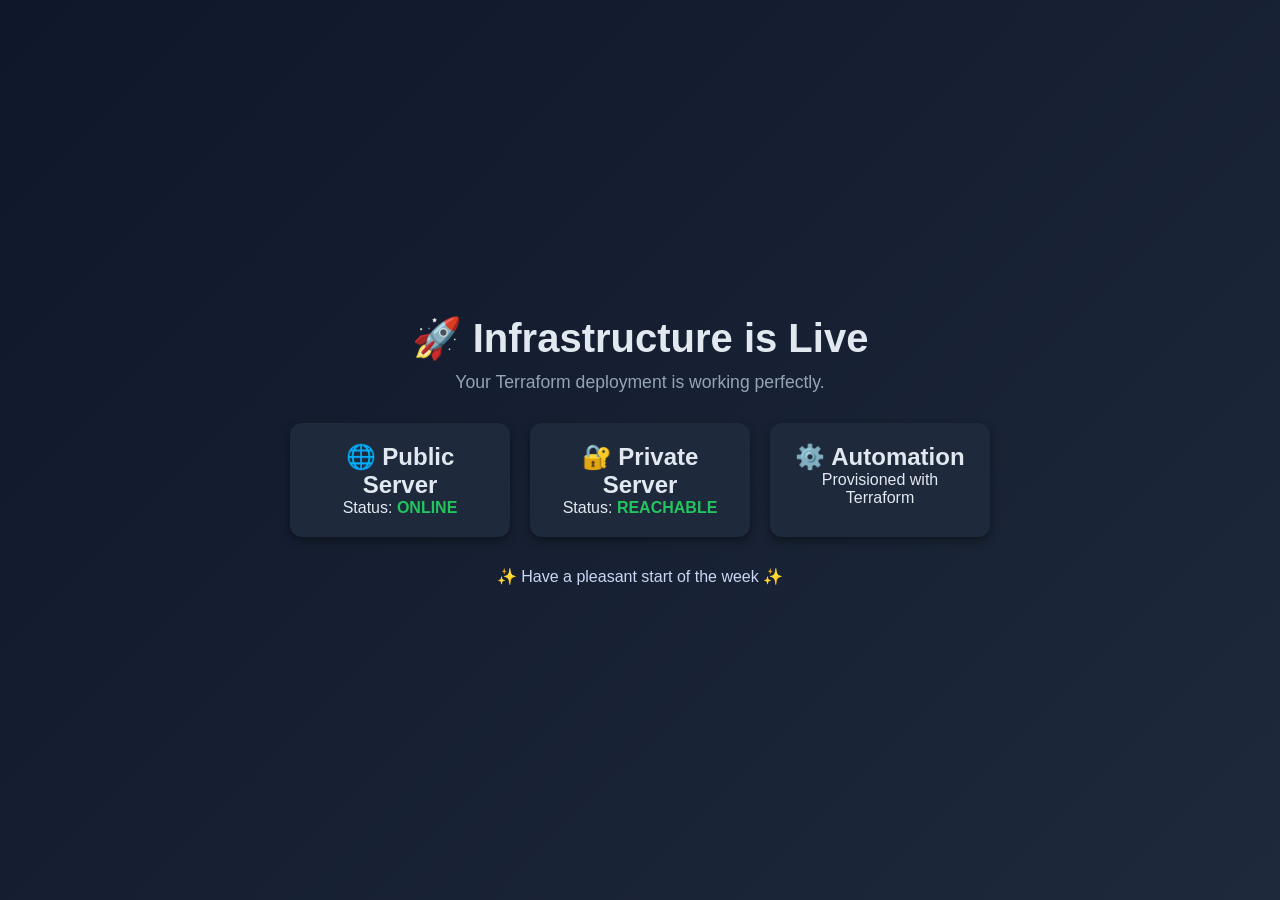
<file: Demo/index.html>
<!DOCTYPE html>
<html lang="en">
<head>
  <meta charset="UTF-8">
  <title>Terraform Deployed Website</title>
  <meta name="viewport" content="width=device-width, initial-scale=1.0">
  <link rel="stylesheet" href="styles.css">
</head>
<body>

  <div class="container">
    
    <h1>🚀 Infrastructure is Live</h1>
    <p class="subtitle">Your Terraform deployment is working perfectly.</p>

    <div class="status">
      <div class="card">
        <h2>🌐 Public Server</h2>
        <p>Status: <span class="online">ONLINE</span></p>
      </div>

      <div class="card">
        <h2>🔐 Private Server</h2>
        <p>Status: <span class="online">REACHABLE</span></p>
      </div>

      <div class="card">
        <h2>⚙️ Automation</h2>
        <p>Provisioned with Terraform</p>
      </div>
    </div>

    <p class="footer-text">✨ Have a pleasant start of the week ✨</p>

  </div>

</body>
</html>
</file>
<file: Demo/styles.css>
* {
  margin: 0;
  padding: 0;
  box-sizing: border-box;
  font-family: Arial, sans-serif;
}

body {
  height: 100vh;
  background: linear-gradient(135deg, #0f172a, #1e293b);
  color: #e2e8f0;

  display: flex;
  justify-content: center;
  align-items: center; /* ✅ perfect vertical centering */
}

/* Main container */
.container {
  text-align: center;
}

/* Title */
h1 {
  font-size: 2.5rem;
  margin-bottom: 10px;
}

/* Subtitle */
.subtitle {
  margin-bottom: 30px;
  font-size: 1.1rem;
  color: #94a3b8;
}

/* Cards section */
.status {
  display: flex;
  justify-content: center;
  gap: 20px;
  flex-wrap: wrap;
  margin-bottom: 30px;
}

/* Card styling */
.card {
  background: #1e293b;
  padding: 20px;
  border-radius: 12px;
  width: 220px;
  box-shadow: 0 4px 10px rgba(0,0,0,0.4);
  transition: transform 0.2s ease;
}

.card:hover {
  transform: translateY(-5px);
}

.online {
  color: #22c55e;
  font-weight: bold;
}

/* Footer text */
.footer-text {
  font-size: 1rem;
  color: #cbd5f5;
}
</file>
<file: Solavisetech_Terraform_1st_cohort_2026/Terraform/Final Demo/styles.css>
* {
  margin: 0;
  padding: 0;
  box-sizing: border-box;
  font-family: Arial, sans-serif;
}

body {
  height: 100vh;
  background: linear-gradient(135deg, #0f172a, #1e293b);
  color: #e2e8f0;

  display: flex;
  justify-content: center;
  align-items: center; /* ✅ perfect vertical centering */
}

/* Main container */
.container {
  text-align: center;
}

/* Title */
h1 {
  font-size: 2.5rem;
  margin-bottom: 10px;
}

/* Subtitle */
.subtitle {
  margin-bottom: 30px;
  font-size: 1.1rem;
  color: #94a3b8;
}

/* Cards section */
.status {
  display: flex;
  justify-content: center;
  gap: 20px;
  flex-wrap: wrap;
  margin-bottom: 30px;
}

/* Card styling */
.card {
  background: #1e293b;
  padding: 20px;
  border-radius: 12px;
  width: 220px;
  box-shadow: 0 4px 10px rgba(0,0,0,0.4);
  transition: transform 0.2s ease;
}

.card:hover {
  transform: translateY(-5px);
}

.online {
  color: #22c55e;
  font-weight: bold;
}

/* Footer text */
.footer-text {
  font-size: 1rem;
  color: #cbd5f5;
}
</file>
